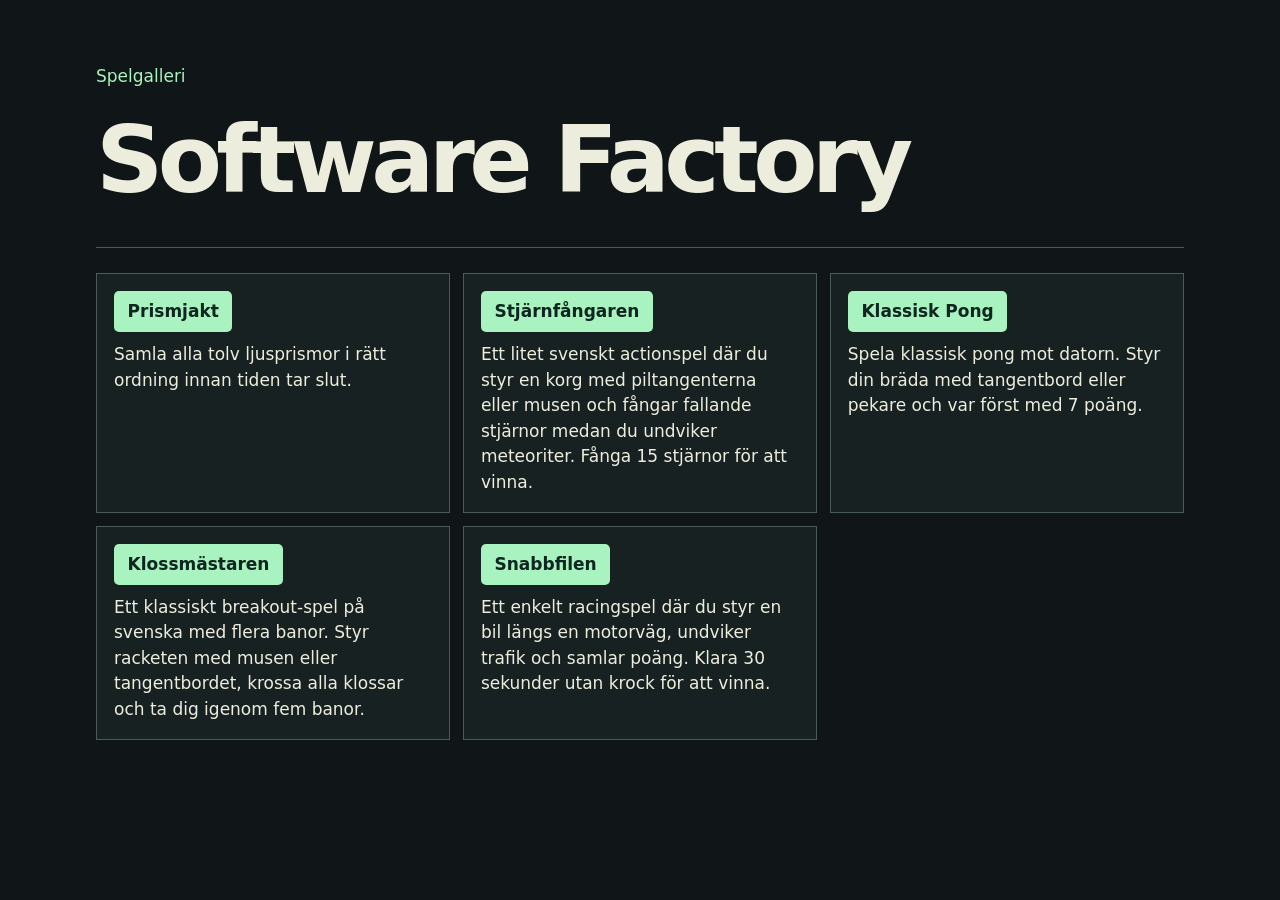
<file: spelgalleri/index.html>
<!doctype html>
<html lang="sv">
<head>
  <meta charset="utf-8">
  <meta name="viewport" content="width=device-width, initial-scale=1">
  <title>Software Factory</title>
  <link rel="stylesheet" href="style.css">
  <script defer src="gallery.js"></script>
</head>
<body>
  <main>
    <header><p>Spelgalleri</p><h1>Software Factory</h1></header>
    <ul id="games" aria-label="Spel"></ul>
    <p id="message" role="status"></p>
    <section id="player" hidden aria-labelledby="game-title">
      <h2 id="game-title"></h2>
      <iframe id="game" sandbox="allow-scripts" referrerpolicy="no-referrer" title="Spel"></iframe>
    </section>
  </main>
</body>
</html>
</file>
<file: spelgalleri/style.css>
:root { color-scheme: dark; font: 17px/1.5 "Geist", system-ui, sans-serif; background: #101617; color: #ededde; }
body { margin: 0; }
main { max-width: 64rem; margin: auto; padding: clamp(1rem, 5vw, 4rem); }
header { border-bottom: 1px solid #4b5b57; margin-bottom: 1.5rem; padding-bottom: 1rem; }
header p { margin: 0; color: #a8f3bf; }
h1 { font-size: clamp(2.4rem, 8vw, 5.5rem); line-height: 1; margin: .25em 0; letter-spacing: -.06em; }
ul { list-style: none; display: grid; grid-template-columns: repeat(auto-fit, minmax(min(16rem, 100%), 1fr)); gap: .75rem; padding: 0; }
li { border: 1px solid #4b5b57; padding: 1rem; background: #182122; }
li p { margin: .6rem 0 0; }
button { font: inherit; font-weight: 700; text-align: left; background: #a8f3bf; color: #0e2520; border: 0; border-radius: .3rem; padding: .45rem .8rem; cursor: pointer; }
:focus-visible { outline: 3px solid #ffd17e; outline-offset: 4px; }
iframe { width: 100%; height: 31rem; border: 1px solid #4b5b57; box-sizing: border-box; background: #182122; }
</file>
